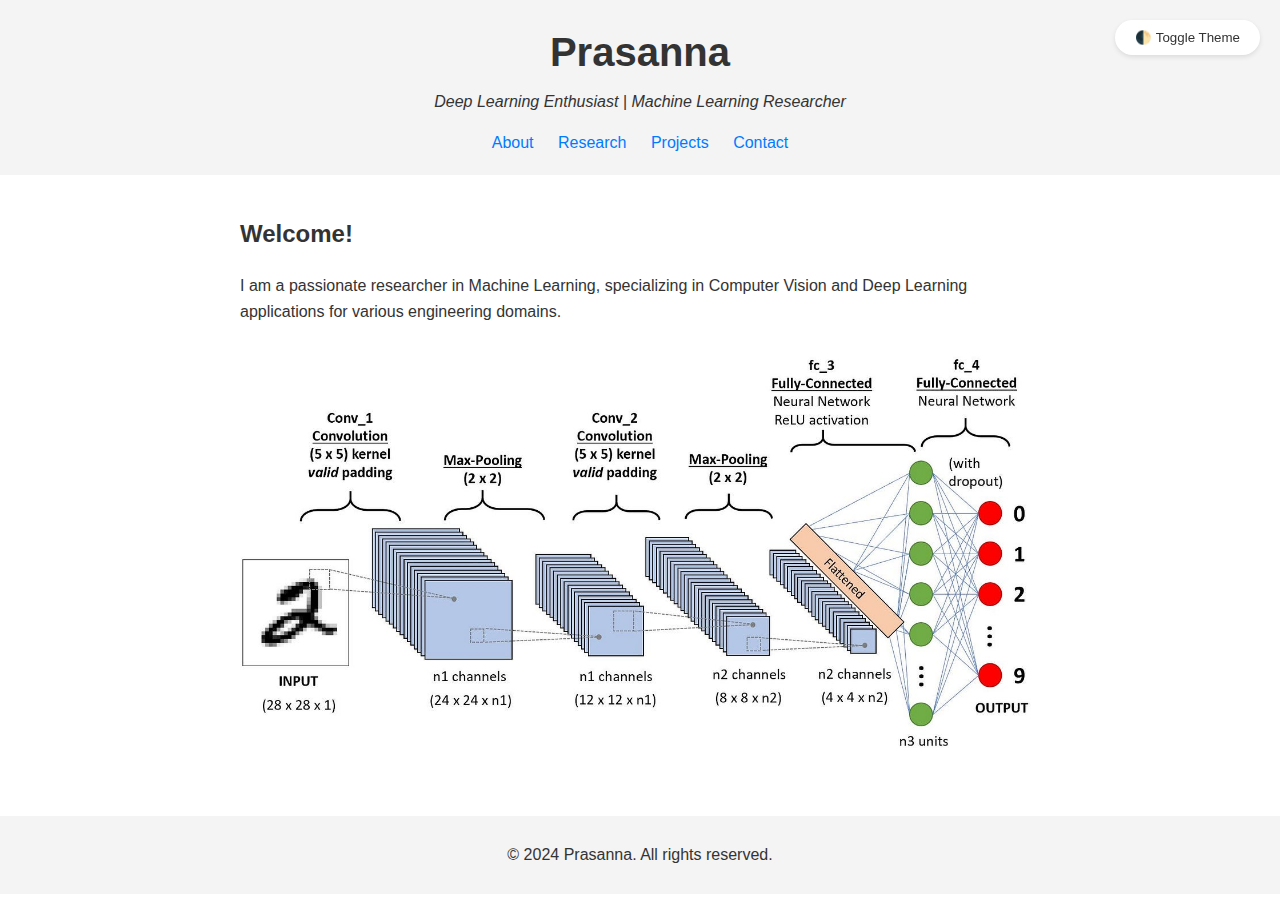
<file: index.html>
<!DOCTYPE html>
<html lang="en" data-theme="light">
<head>
  <meta charset="UTF-8">
  <meta name="viewport" content="width=device-width, initial-scale=1.0">
  <title>Portfolio</title>
  <link rel="stylesheet" href="css/style.css">
  <!-- <link rel="apple-touch-icon" sizes="180x180" href="/assets/apple-touch-icon.png"> -->
  <link rel="icon" type="image/png"  href="assets/favicon.ico">
  <!-- <link rel="icon" type="image/png" sizes="16x16" href="/assets/favicon-16x16.png"> -->
  <!-- <link rel="manifest" href="./assets/site.webmanifest"> -->
  <script src="js/theme.js"></script>
</head>
<body>
  <button class="theme-toggle" onclick="toggleTheme()">🌓 Toggle Theme</button>
  <header>
    <h1>Prasanna</h1>
    <p>Deep Learning Enthusiast | Machine Learning Researcher</p>
    <nav>
      <a href="about.html">About</a>
      <a href="research.html">Research</a>
      <a href="projects.html">Projects</a>
      <a href="contact.html">Contact</a>
    </nav>
  </header>

  <main>
    <section>
      <h2>Welcome!</h2>
      <p>I am a passionate researcher in Machine Learning, specializing in Computer Vision and Deep Learning applications for various engineering domains.</p>
      <img src="./assets/CNN_Image.jpg" alt="CNN_Image" style="width: 100%; height: auto;">
    </section>
  </main>

  <footer>
    <p>&copy; 2024 Prasanna. All rights reserved.</p>
  </footer>
</body>
</html>
</file>
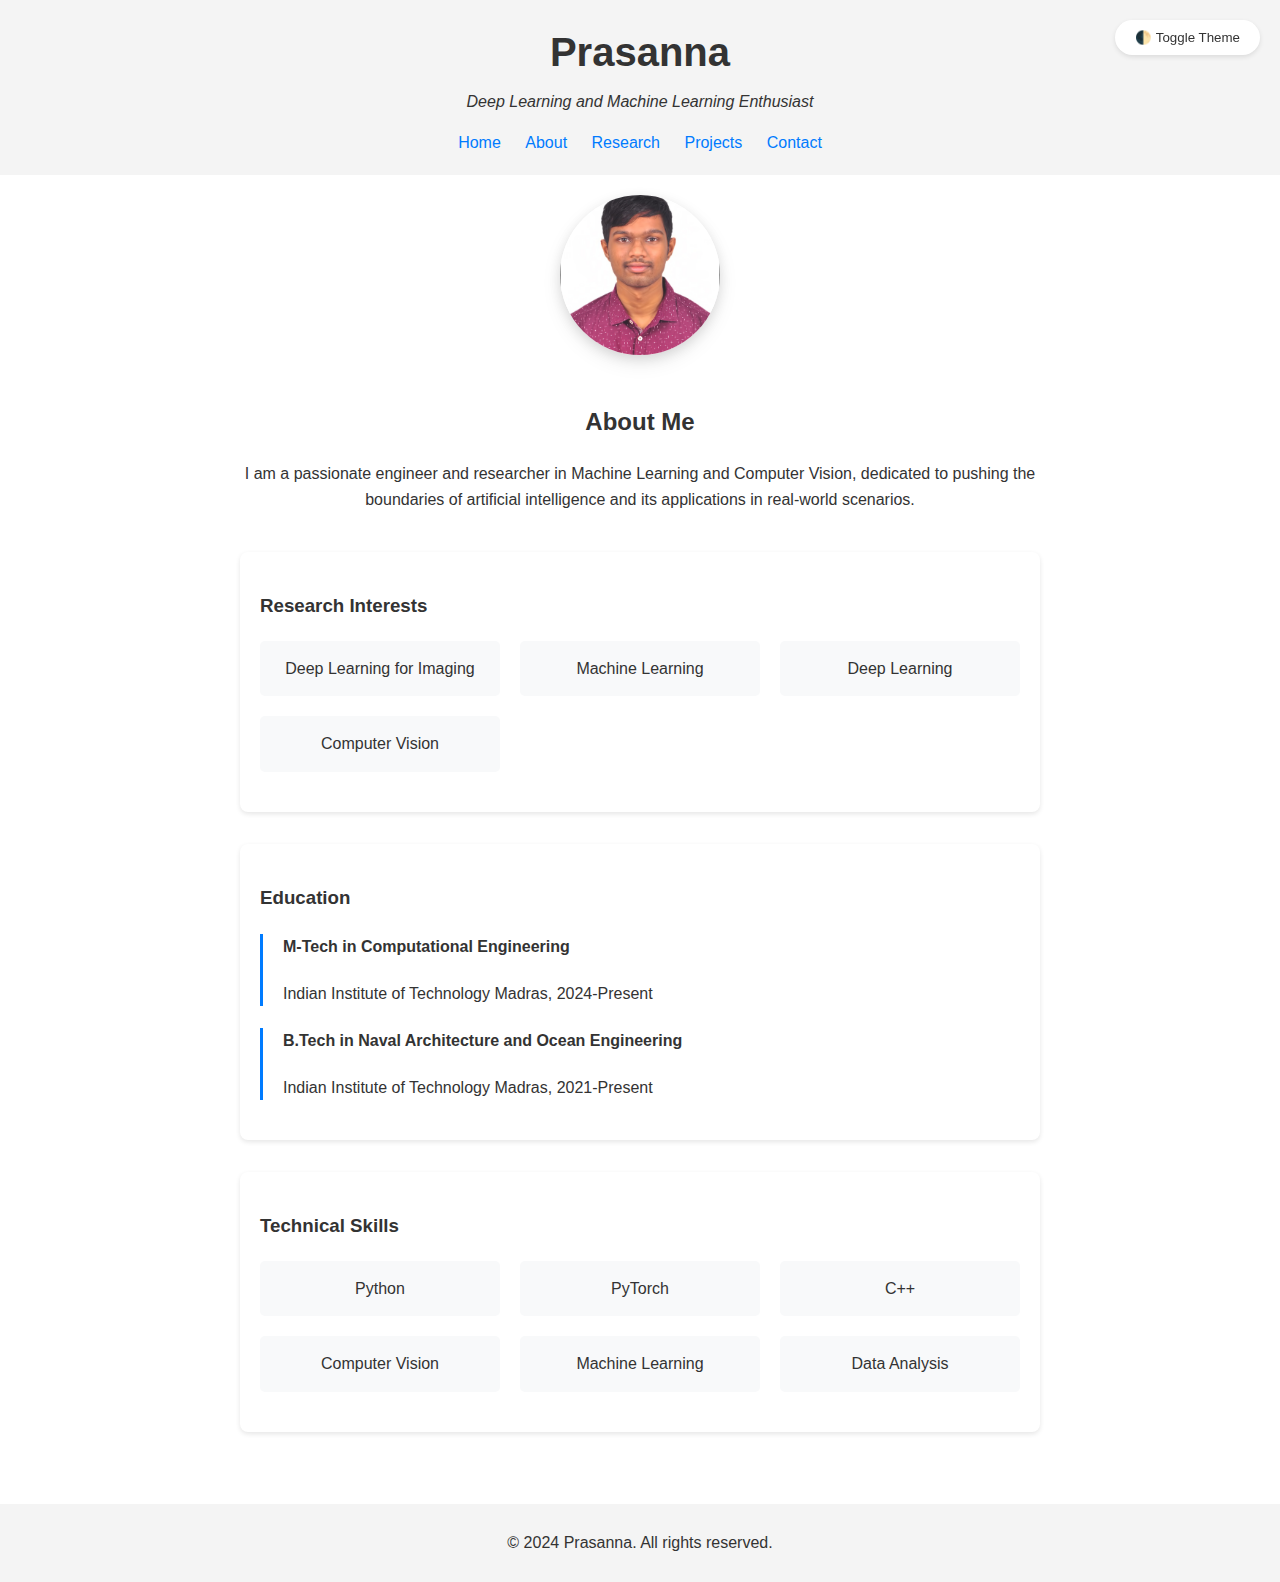
<file: about.html>
<!DOCTYPE html>
<html lang="en" data-theme="light">
<head>
  <meta charset="UTF-8">
  <meta name="viewport" content="width=device-width, initial-scale=1.0">
  <title>Portfolio</title>
  <link rel="stylesheet" href="css/style.css">
  <script src="js/theme.js"></script>
</head>
<body>
  <button class="theme-toggle" onclick="toggleTheme()">🌓 Toggle Theme</button>
  <header>
    <h1>Prasanna</h1>
    <p>Deep Learning and Machine Learning Enthusiast</p>
    <nav>
      <a href="index.html">Home</a>  
      <a href="about.html">About</a>
      <a href="research.html">Research</a>
      <a href="projects.html">Projects</a>
      <a href="contact.html">Contact</a>
    </nav>
  </header>

  <main>
    <div class="profile-section">
      <img src="assets/profile.jpg" alt="Prasanna's Profile Picture">
      <h2>About Me</h2>
      <p>I am a passionate engineer and researcher in Machine Learning and Computer Vision, dedicated to pushing the boundaries of artificial intelligence and its applications in real-world scenarios.</p>
    </div>

    <section class="about-section">
      <h3>Research Interests</h3>
      <div class="skills-grid">
        <div class="skill-item">Deep Learning for Imaging</div>
        <div class="skill-item">Machine Learning</div>
        <div class="skill-item">Deep Learning</div>
        <div class="skill-item">Computer Vision</div>
      </div>
    </section>

    <section class="about-section">
      <h3>Education</h3>
      <div class="education-item">
        <h4>M-Tech in Computational Engineering</h4>
        <p>Indian Institute of Technology Madras, 2024-Present</p>
      </div>
      <div class="education-item">
        <h4>B.Tech in Naval Architecture and Ocean Engineering</h4>
        <p>Indian Institute of Technology Madras, 2021-Present</p>
      </div>
    </section>

    <section class="about-section">
      <h3>Technical Skills</h3>
      <div class="skills-grid">
        <div class="skill-item">Python</div>
        <div class="skill-item">PyTorch</div>
        <div class="skill-item">C++</div>
        <div class="skill-item">Computer Vision</div>
        <div class="skill-item">Machine Learning</div>
        <div class="skill-item">Data Analysis</div>
      </div>
    </section>
  </main>

  <footer>
    <p>&copy; 2024 Prasanna. All rights reserved.</p>
  </footer>
</body>
</html>
</file>
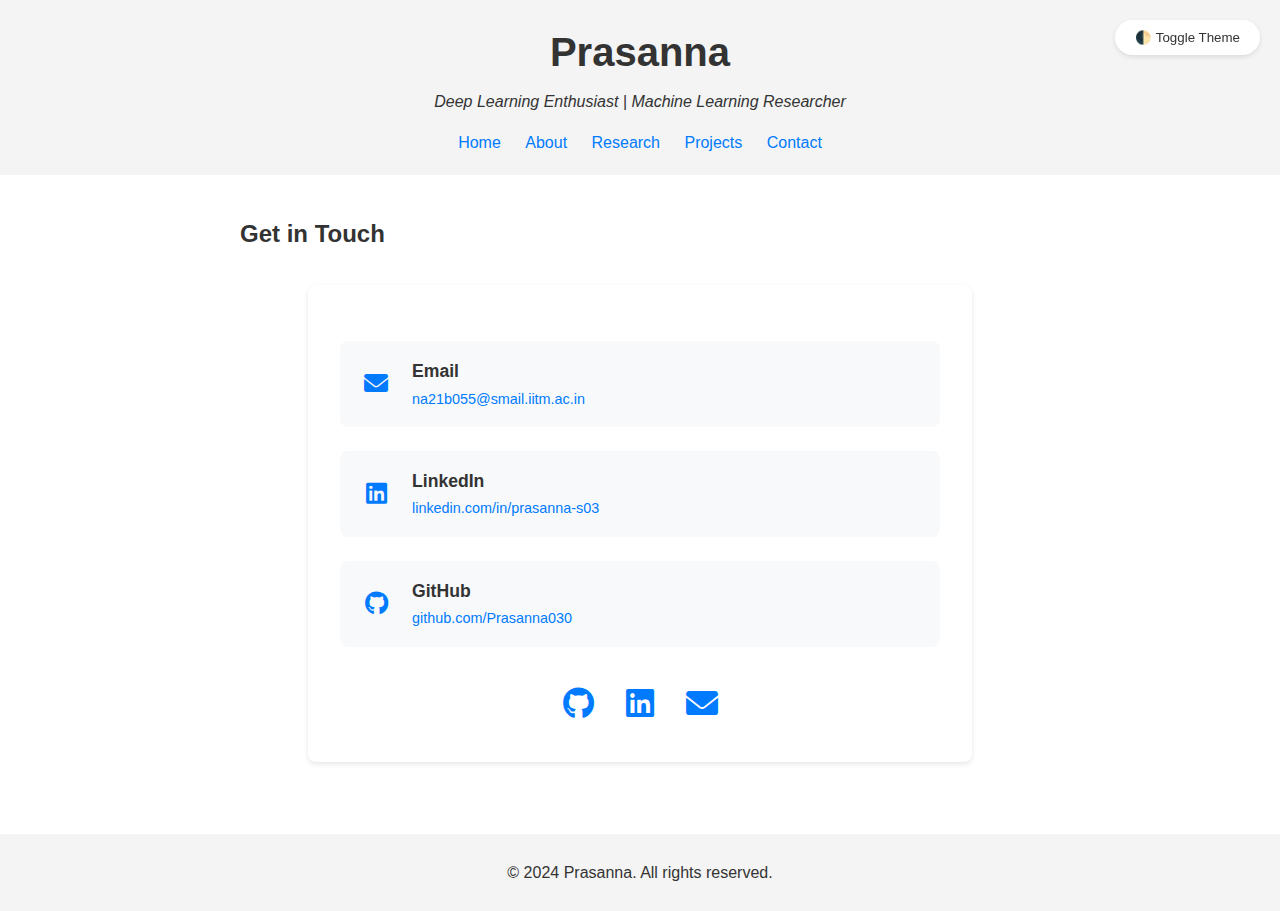
<file: contact.html>
<!DOCTYPE html>
<html lang="en" data-theme="light">
<head>
  <meta charset="UTF-8">
  <meta name="viewport" content="width=device-width, initial-scale=1.0">
  <title>Portfolio</title>
  <link rel="stylesheet" href="css/style.css">
  <script src="js/theme.js"></script>
  <link rel="stylesheet" href="https://cdnjs.cloudflare.com/ajax/libs/font-awesome/6.0.0/css/all.min.css">
</head>
<body>
  <header>
    <h1>Prasanna</h1>
    <p>Deep Learning Enthusiast | Machine Learning Researcher</p>
    <nav>
      <a href="index.html">Home</a>  
      <a href="about.html">About</a>
      <a href="research.html">Research</a>
      <a href="projects.html">Projects</a>
      <a href="contact.html">Contact</a>
    </nav>
  </header>

  <button class="theme-toggle" onclick="toggleTheme()">🌓 Toggle Theme</button>

  <main>
    <h2>Get in Touch</h2>
    <div class="contact-container">
      <div class="contact-item">
        <div class="contact-icon">
          <i class="fas fa-envelope"></i>
        </div>
        <div class="contact-info">
          <h3>Email</h3>
          <a href="mailto:na21b055@smail.iitm.ac.in">na21b055@smail.iitm.ac.in</a>
        </div>
      </div>

      <div class="contact-item">
        <div class="contact-icon">
          <i class="fab fa-linkedin"></i>
        </div>
        <div class="contact-info">
          <h3>LinkedIn</h3>
          <a href="https://linkedin.com/in/prasanna-s03" target="_blank">linkedin.com/in/prasanna-s03</a>
        </div>
      </div>

      <div class="contact-item">
        <div class="contact-icon">
          <i class="fab fa-github"></i>
        </div>
        <div class="contact-info">
          <h3>GitHub</h3>
          <a href="https://github.com/Prasanna030" target="_blank">github.com/Prasanna030</a>
        </div>
      </div>

      <div class="social-links">
        <a href="https://github.com/yourusername" target="_blank"><i class="fab fa-github"></i></a>
        <a href="https://linkedin.com/in/prasanna-s03" target="_blank"><i class="fab fa-linkedin"></i></a>
        <a href="mailto:na21b055@smail.iitm.ac.in"><i class="fas fa-envelope"></i></a>
      </div>
    </div>
  </main>

  <footer>
    <p>&copy; 2024 Prasanna. All rights reserved.</p>
  </footer>
  <script>
    function toggleTheme() {
      const html = document.documentElement;
      const currentTheme = html.getAttribute('data-theme');
      const newTheme = currentTheme === 'light' ? 'dark' : 'light';
      
      html.setAttribute('data-theme', newTheme);
      localStorage.setItem('theme', newTheme);
    }

    // Check for saved theme preference
    const savedTheme = localStorage.getItem('theme') || 'light';
    document.documentElement.setAttribute('data-theme', savedTheme);
  </script>
</body>
</html>
</file>
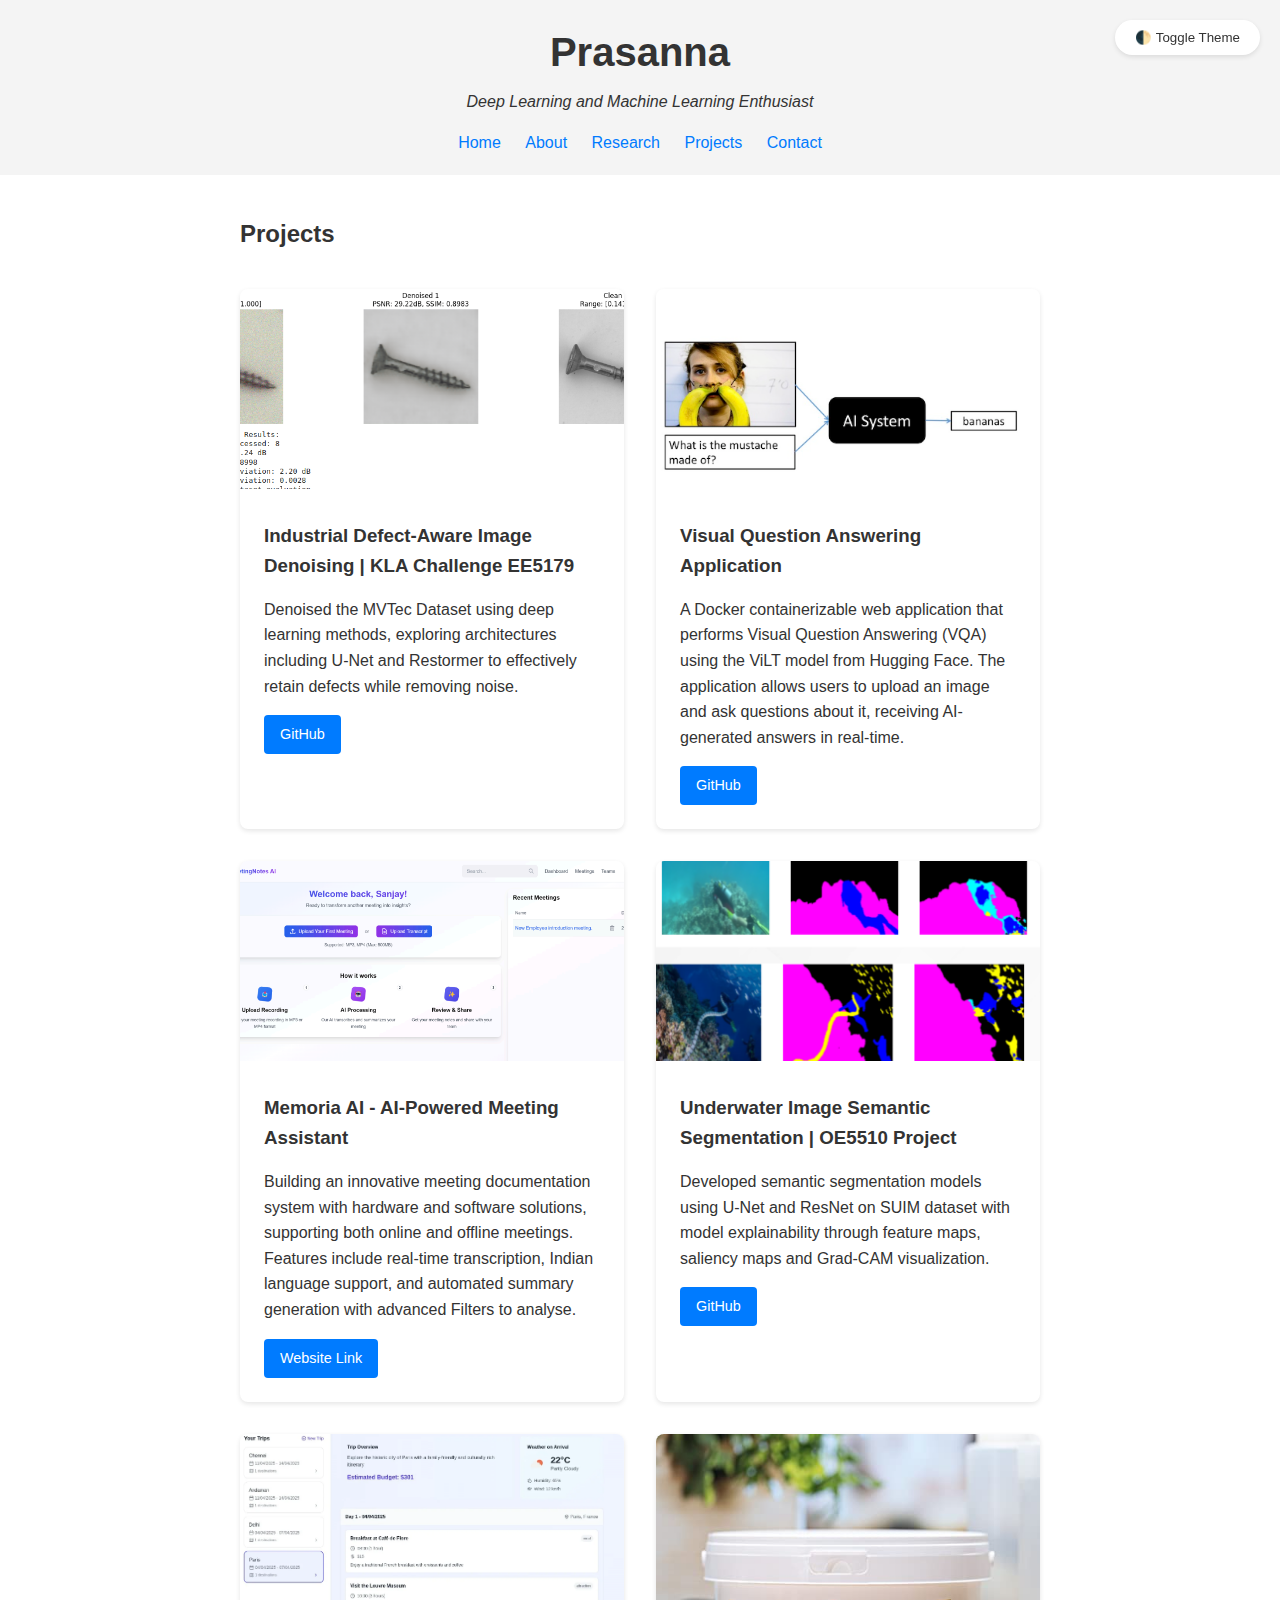
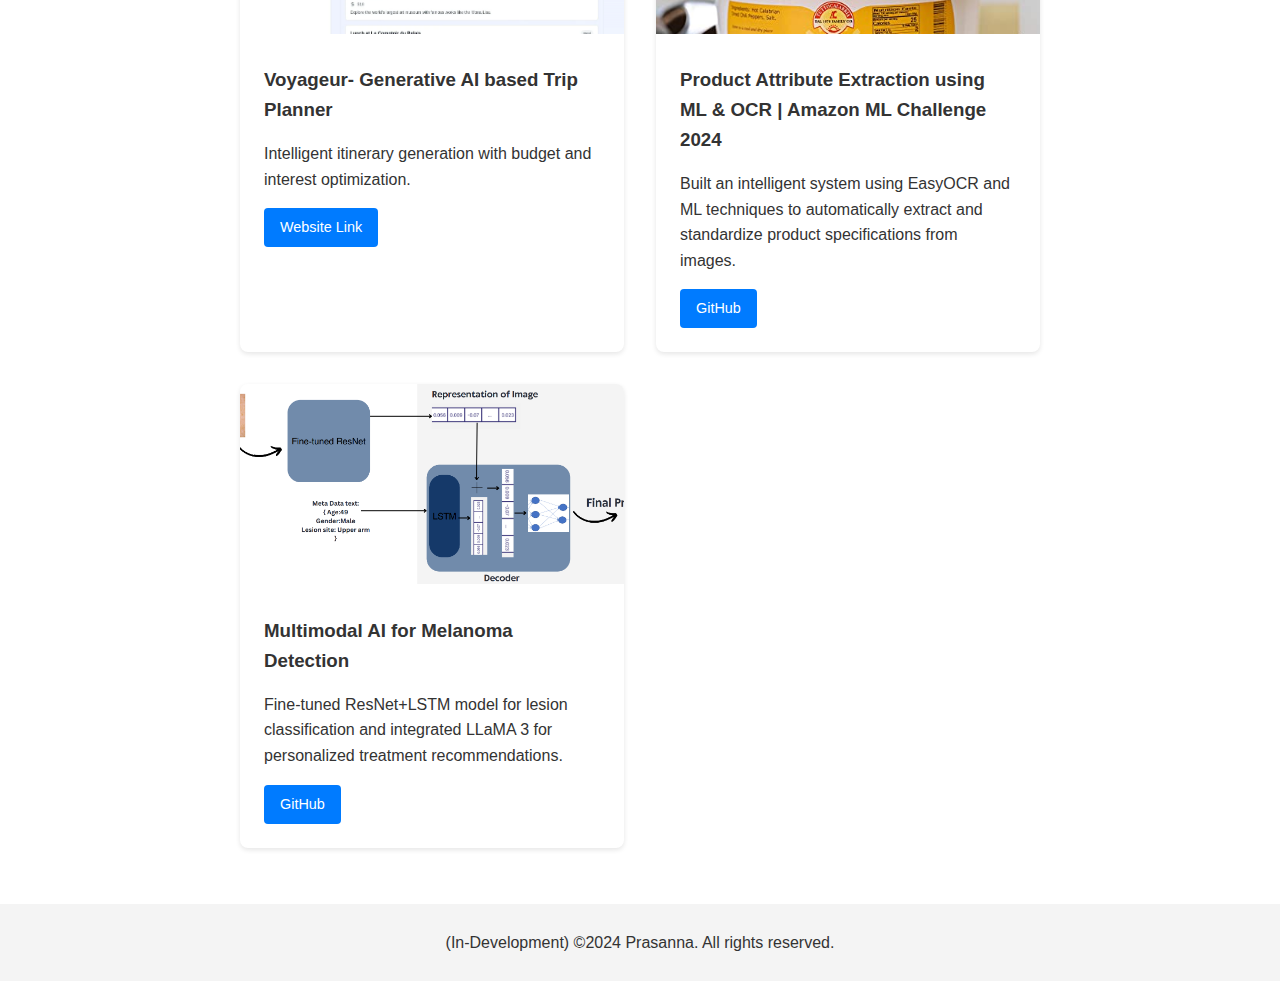
<file: projects.html>
<!DOCTYPE html>
<html lang="en" data-theme="light">
  <head>
    <meta charset="UTF-8" />
    <meta name="viewport" content="width=device-width, initial-scale=1.0" />
    <title>Portfolio</title>
    <link rel="stylesheet" href="css/style.css" />
    <script src="js/theme.js"></script>
  </head>
  <body>
    <button class="theme-toggle" onclick="toggleTheme()">
      🌓 Toggle Theme
    </button>
    <header>
      <h1>Prasanna</h1>
      <p>Deep Learning and Machine Learning Enthusiast</p>
      <nav>
        <a href="index.html">Home</a>
        <a href="about.html">About</a>
        <a href="research.html">Research</a>
        <a href="projects.html">Projects</a>
        <a href="contact.html">Contact</a>
      </nav>
    </header>

    <main>
      <h2>Projects</h2>
      <div class="projects-grid">
        <div class="project-card">
          <img src="assets/image_denoising.png" alt="MVTec Denoising" />
          <div class="project-info">
            <h3>
              Industrial Defect-Aware Image Denoising | KLA Challenge EE5179
            </h3>
            <p>
              Denoised the MVTec Dataset using deep learning methods, exploring
              architectures including U-Net and Restormer to effectively retain
              defects while removing noise.
            </p>
            <div class="project-links">
              <a href="https://github.com/Sap27/KLA_challenge" target="_blank"
                >GitHub</a
              >
            </div>
          </div>
        </div>
        <div class="project-card">
          <img src="assets/VQA.png" alt="Visual Question Answering" />
          <div class="project-info">
            <h3>Visual Question Answering Application</h3>
            <p>
              A Docker containerizable web application that performs Visual
              Question Answering (VQA) using the ViLT model from Hugging Face.
              The application allows users to upload an image and ask questions
              about it, receiving AI-generated answers in real-time.
            </p>
            <div class="project-links">
              <a
                href="https://github.com/Prasanna030/Visual-Question-Answering-FastAPI-APP"
                target="_blank"
                >GitHub</a
              >
            </div>
          </div>
        </div>
        <div class="project-card">
          <img src="assets/recapify.png" alt="Recapify Meeting Assistant" />
          <div class="project-info">
            <h3>Memoria AI - AI-Powered Meeting Assistant</h3>
            <p>
              Building an innovative meeting documentation system with hardware
              and software solutions, supporting both online and offline
              meetings. Features include real-time transcription, Indian
              language support, and automated summary generation with advanced
              Filters to analyse.
            </p>
            <div class="project-links">
              <a href="https://memoriaai.vercel.app/" target="_blank"
                >Website Link</a
              >
            </div>
          </div>
        </div>

        <div class="project-card">
          <img src="assets/underwater.png" alt="Underwater Segmentation" />
          <div class="project-info">
            <h3>Underwater Image Semantic Segmentation | OE5510 Project</h3>
            <p>
              Developed semantic segmentation models using U-Net and ResNet on
              SUIM dataset with model explainability through feature maps,
              saliency maps and Grad-CAM visualization.
            </p>
            <div class="project-links">
              <a
                href="https://github.com/Prasanna030/OE5510-MLOE"
                target="_blank"
                >GitHub</a
              >
            </div>
          </div>
        </div>

        <div class="project-card">
          <img src="assets/Voyageur.png" alt="Recapify Meeting Assistant" />
          <div class="project-info">
            <h3>Voyageur- Generative AI based Trip Planner</h3>
            <p>
              Intelligent itinerary generation with budget and interest
              optimization​.
            </p>
            <div class="project-links">
              <a
                href="https://ai-trip-planner-beige-delta.vercel.app/"
                target="_blank"
                >Website Link</a
              >
            </div>
          </div>
        </div>
        <div class="project-card">
          <img src="assets/amazon_ml.jpg" alt="OCR ML Project" />
          <div class="project-info">
            <h3>
              Product Attribute Extraction using ML & OCR | Amazon ML Challenge
              2024
            </h3>
            <p>
              Built an intelligent system using EasyOCR and ML techniques to
              automatically extract and standardize product specifications from
              images.
            </p>
            <div class="project-links">
              <a
                href="https://github.com/Prasanna030/Amazon_ML_Challenge-24"
                target="_blank"
                >GitHub</a
              >
            </div>
          </div>
        </div>
        <div class="project-card">
          <img
            src="assets/melanoma_detection.png"
            alt="Multimodal-Melanoma detection"
          />
          <div class="project-info">
            <h3>Multimodal AI for Melanoma Detection</h3>
            <p>
              Fine-tuned ResNet+LSTM model for lesion classification and
              integrated LLaMA 3 for personalized treatment recommendations.
            </p>
            <div class="project-links">
              <a
                href="https://github.com/Prasanna030/ATMECS-GenAI-Hackathon-24"
                target="_blank"
                >GitHub</a
              >
            </div>
          </div>
        </div>
      </div>
    </main>

    <footer>
      <p>(In-Development) &copy;2024 Prasanna. All rights reserved.</p>
    </footer>
    <script>
      function toggleTheme() {
        const html = document.documentElement;
        const currentTheme = html.getAttribute("data-theme");
        const newTheme = currentTheme === "light" ? "dark" : "light";

        html.setAttribute("data-theme", newTheme);
        localStorage.setItem("theme", newTheme);
      }

      // Check for saved theme preference
      const savedTheme = localStorage.getItem("theme") || "light";
      document.documentElement.setAttribute("data-theme", savedTheme);
    </script>
  </body>
</html>
</file>
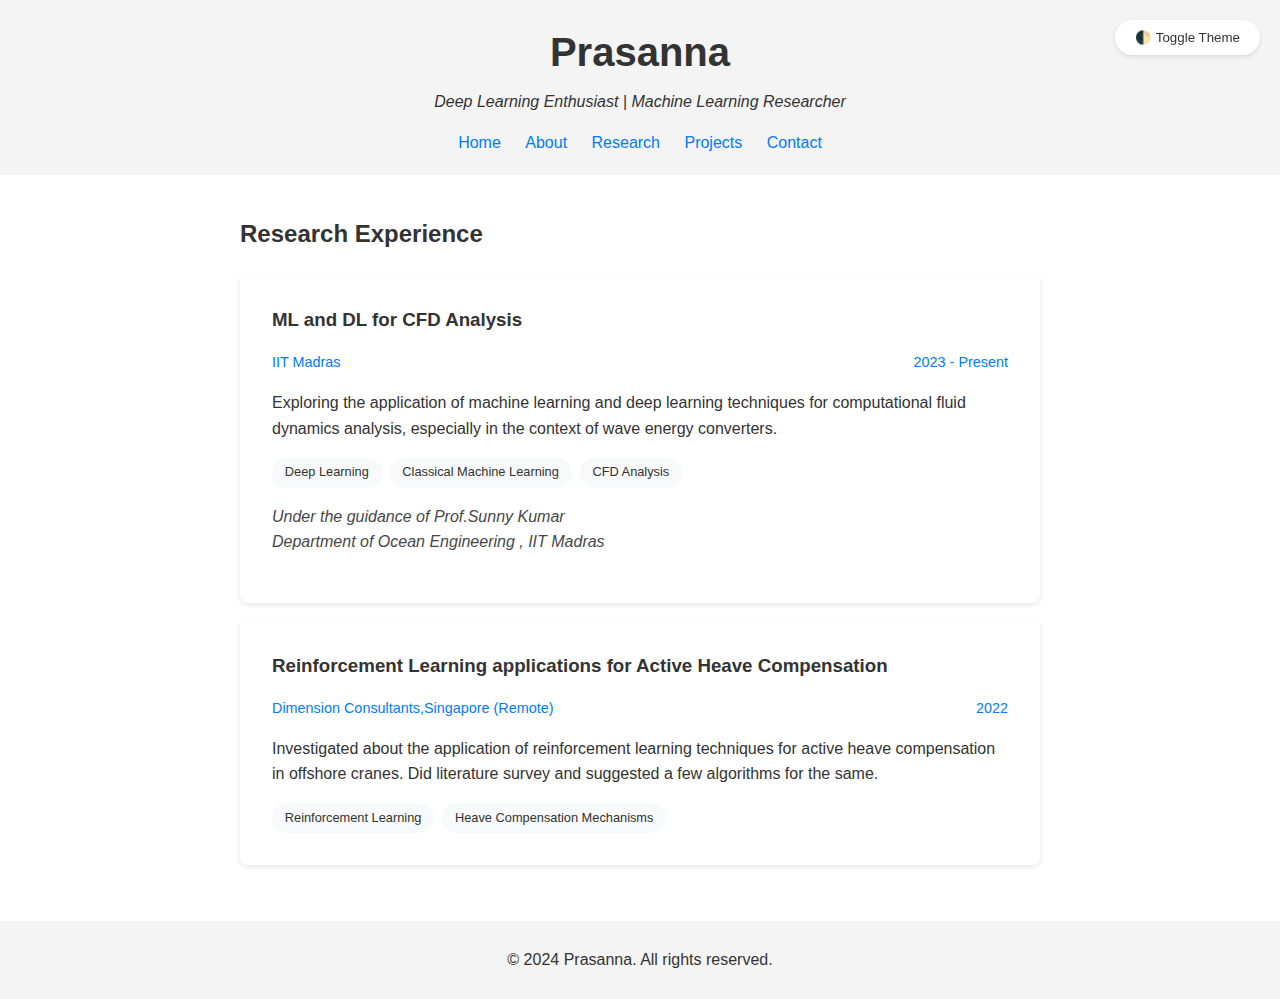
<file: research.html>
<!DOCTYPE html>
<html lang="en" data-theme="light">
<head>
  <meta charset="UTF-8">
  <meta name="viewport" content="width=device-width, initial-scale=1.0">
  <title>Portfolio</title>
  <link rel="stylesheet" href="css/style.css">
  <script src="js/theme.js"></script>
</head>
<body>
  <button class="theme-toggle" onclick="toggleTheme()">🌓 Toggle Theme</button>
  <header>
    <h1>Prasanna</h1>
    <p>Deep Learning Enthusiast | Machine Learning Researcher</p>
    <nav>
      <a href="index.html">Home</a>  
      <a href="about.html">About</a>
      <a href="research.html">Research</a>
      <a href="projects.html">Projects</a>
      <a href="contact.html">Contact</a>
    </nav>
  </header>

  <main>
    <h2>Research Experience</h2>
    <div class="research-container">
        <div class="research-item">
            <h3>ML and DL for CFD Analysis</h3>
            <div class="research-meta">
                <span>IIT Madras</span>
                <span>2023 - Present</span>
            </div>
            <p class="research-description">
                Exploring the application of machine learning and deep learning techniques for computational fluid dynamics analysis,
                especially in the context of wave energy converters.
            </p>
            <div class="research-tags">
                <span class="research-tag">Deep Learning</span>
                <span class="research-tag">Classical Machine Learning</span>
                <span class="research-tag">CFD Analysis</span>
            </div>
            <p class="professor-info">
                Under the guidance of Prof.Sunny Kumar
                <br>
                Department of Ocean Engineering , IIT Madras
            </p>
        </div>

        <div class="research-item">
            <h3>Reinforcement Learning applications for Active Heave Compensation</h3>
            <div class="research-meta">
                <span>Dimension Consultants,Singapore (Remote)</span>
                <span>2022</span>
            </div>
            <p class="research-description">
                Investigated about the application of reinforcement learning techniques for active heave compensation in offshore cranes.
                Did literature survey and suggested a few algorithms for the same.
            </p>
            <div class="research-tags">
                <span class="research-tag">Reinforcement Learning</span>
                <span class="research-tag">Heave Compensation Mechanisms</span>
            </div>
        </div>
    </div>
  </main>

  <footer>
    <p>&copy; 2024 Prasanna. All rights reserved.</p>
  </footer>
  <script>
    function toggleTheme() {
      const html = document.documentElement;
      const currentTheme = html.getAttribute('data-theme');
      const newTheme = currentTheme === 'light' ? 'dark' : 'light';
      
      html.setAttribute('data-theme', newTheme);
      localStorage.setItem('theme', newTheme);
    }

    // Check for saved theme preference
    const savedTheme = localStorage.getItem('theme') || 'light';
    document.documentElement.setAttribute('data-theme', savedTheme);
  </script>
</body>
</html>
</file>
<file: css/style.css>
:root {
    --bg-color: #ffffff;
    --text-color: #333;
    --header-bg: #f4f4f4;
    --card-bg: #fff;
    --skill-bg: #f8f9fa;
    --shadow-color: rgba(0,0,0,0.1);
    --link-color: #007BFF;
}

[data-theme="dark"] {
    --bg-color: #1a1a1a;
    --text-color: #ffffff;
    --header-bg: #2d2d2d;
    --card-bg: #2d2d2d;
    --skill-bg: #3d3d3d;
    --shadow-color: rgba(255,255,255,0.1);
    --link-color: #66b0ff;
}

* {
    transition: background-color 0.3s ease, color 0.3s ease;
}

body {
    font-family: Arial, sans-serif;
    line-height: 1.6;
    margin: 0;
    padding: 0;
    background-color: var(--bg-color);
    color: var(--text-color);
}

header {
    background: var(--header-bg);
    padding: 20px 10px;
    text-align: center;
}

header h1 {
    margin: 0;
    font-size: 2.5em;
}

header p {
    margin: 5px 0 15px;
    font-style: italic;
}

nav a {
    margin: 0 10px;
    text-decoration: none;
    color: var(--link-color);
}

nav a:hover {
    text-decoration: underline;
}

main {
    padding: 20px;
    max-width: 800px;
    margin: 0 auto;
}

footer {
    text-align: center;
    background: var(--header-bg);
    padding: 10px 0;
    margin-top: 20px;
}

.about-section {
    margin: 2em 0;
    padding: 20px;
    background: var(--card-bg);
    border-radius: 8px;
    box-shadow: 0 2px 5px var(--shadow-color);
}

.skills-grid {
    display: grid;
    grid-template-columns: repeat(auto-fit, minmax(200px, 1fr));
    gap: 20px;
    margin: 20px 0;
}

.skill-item {
    background: var(--skill-bg);
    padding: 15px;
    border-radius: 5px;
    text-align: center;
}

.education-item {
    margin: 20px 0;
    padding-left: 20px;
    border-left: 3px solid var(--link-color);
}

.profile-section {
    text-align: center;
    margin-bottom: 40px;
}

.profile-section img {
    width: 160px;  /* slightly smaller to avoid edge visibility */
    height: 160px;
    border-radius: 50%;
    margin-bottom: 20px;
    object-fit: cover;
    object-position: center;  /* ensures center of image is focal point */
    box-shadow: 
        0 4px 12px rgba(0,0,0,0.1),    /* soft shadow spread */
        0 8px 20px rgba(0,0,0,0.08);   /* wider subtle shadow */
}

.theme-toggle {
    position: fixed;
    top: 20px;
    right: 20px;
    padding: 10px 20px;
    border-radius: 20px;
    border: none;
    background: var(--card-bg);
    color: var(--text-color);
    cursor: pointer;
    box-shadow: 0 2px 5px var(--shadow-color);
    z-index: 1000;
}

.theme-toggle:hover {
    opacity: 0.9;
}

.projects-grid {
    display: grid;
    grid-template-columns: repeat(auto-fit, minmax(300px, 1fr));
    gap: 2rem;
    padding: 1rem 0;
}

.project-card {
    background: var(--card-bg);
    border-radius: 8px;
    box-shadow: 0 2px 5px var(--shadow-color);
    overflow: hidden;
    transition: transform 0.3s ease;
}

.project-card:hover {
    transform: translateY(-5px);
}

.project-card img {
    width: 100%;
    height: 200px;
    object-fit: cover;
}

.project-info {
    padding: 1.5rem;
}

.project-info h3 {
    margin: 0 0 1rem 0;
    color: var(--text-color);
}

.project-info p {
    margin-bottom: 1rem;
    color: var(--text-color);
}

.project-links {
    display: flex;
    gap: 1rem;
}

.project-links a {
    padding: 0.5rem 1rem;
    background: var(--link-color);
    color: white;
    text-decoration: none;
    border-radius: 4px;
    font-size: 0.9rem;
}

.project-links a:hover {
    opacity: 0.9;
}

.research-container {
    max-width: 800px;
    margin: 0 auto;
}

.research-item {
    padding: 2rem;
    margin: 1rem 0;
    background: var(--card-bg);
    border-radius: 8px;
    box-shadow: 0 2px 5px var(--shadow-color);
}

.research-item h3 {
    color: var(--text-color);
    margin: 0 0 1rem 0;
}

.research-meta {
    display: flex;
    justify-content: space-between;
    align-items: center;
    margin-bottom: 1rem;
    color: var(--link-color);
    font-size: 0.9rem;
}

.research-description {
    line-height: 1.6;
    margin-bottom: 1rem;
}

.research-tags {
    display: flex;
    gap: 0.5rem;
    flex-wrap: wrap;
}

.research-tag {
    background: var(--skill-bg);
    color: var(--text-color);
    padding: 0.3rem 0.8rem;
    border-radius: 15px;
    font-size: 0.8rem;
}

.professor-info {
    font-style: italic;
    color: var(--text-color);
    opacity: 0.9;
}

.contact-container {
    max-width: 600px;
    margin: 2rem auto;
    padding: 2rem;
    background: var(--card-bg);
    border-radius: 8px;
    box-shadow: 0 2px 5px var(--shadow-color);
}

.contact-item {
    display: flex;
    align-items: center;
    margin: 1.5rem 0;
    padding: 1rem;
    background: var(--skill-bg);
    border-radius: 8px;
    transition: transform 0.3s ease;
}

.contact-item:hover {
    transform: translateX(10px);
}

.contact-icon {
    font-size: 1.5rem;
    margin-right: 1rem;
    color: var(--link-color);
    width: 40px;
    text-align: center;
}

.contact-info {
    flex-grow: 1;
}

.contact-info h3 {
    margin: 0;
    font-size: 1.1rem;
    color: var(--text-color);
}

.contact-info a {
    color: var(--link-color);
    text-decoration: none;
    font-size: 0.9rem;
}

.contact-info a:hover {
    text-decoration: underline;
}

.social-links {
    display: flex;
    justify-content: center;
    gap: 2rem;
    margin-top: 2rem;
}

.social-links a {
    color: var(--link-color);
    font-size: 2rem;
    transition: transform 0.3s ease;
}

.social-links a:hover {
    transform: translateY(-5px);
}
</file>
